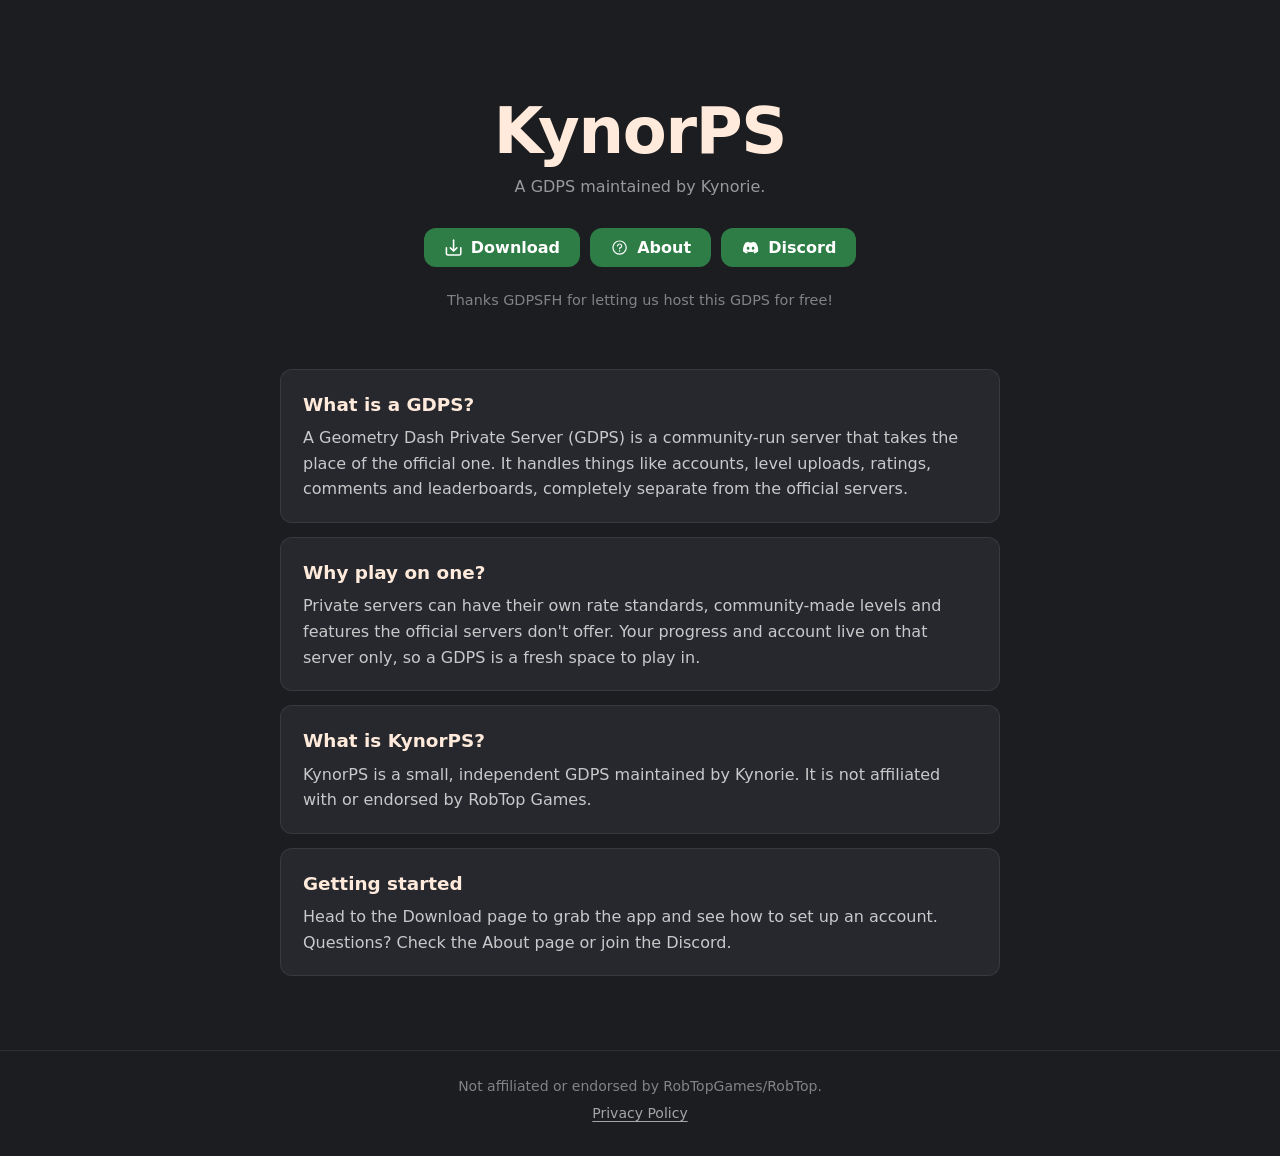
<file: index.html>
<!DOCTYPE html>
<html lang="en">
<head>
<meta charset="utf-8">
<meta name="viewport" content="width=device-width, initial-scale=1">
<title>KynorPS</title>
<meta name="description" content="KynorPS - a Geometry Dash private server maintained by Kynorie.">
<link rel="stylesheet" href="/style.css">
</head>
<body data-page="home">
<main>
  <section class="card"><h2>What is a GDPS?</h2><p>A Geometry Dash Private Server (GDPS) is a community-run server that takes the place of the official one. It handles things like accounts, level uploads, ratings, comments and leaderboards, completely separate from the official servers.</p></section>
  <section class="card"><h2>Why play on one?</h2><p>Private servers can have their own rate standards, community-made levels and features the official servers don't offer. Your progress and account live on that server only, so a GDPS is a fresh space to play in.</p></section>
  <section class="card"><h2>What is KynorPS?</h2><p>KynorPS is a small, independent GDPS maintained by Kynorie. It is not affiliated with or endorsed by RobTop Games.</p></section>
  <section class="card"><h2>Getting started</h2><p>Head to the Download page to grab the app and see how to set up an account. Questions? Check the About page or join the Discord.</p></section>
</main>
<script src="/script.js"></script>
</body>
</html>
</file>
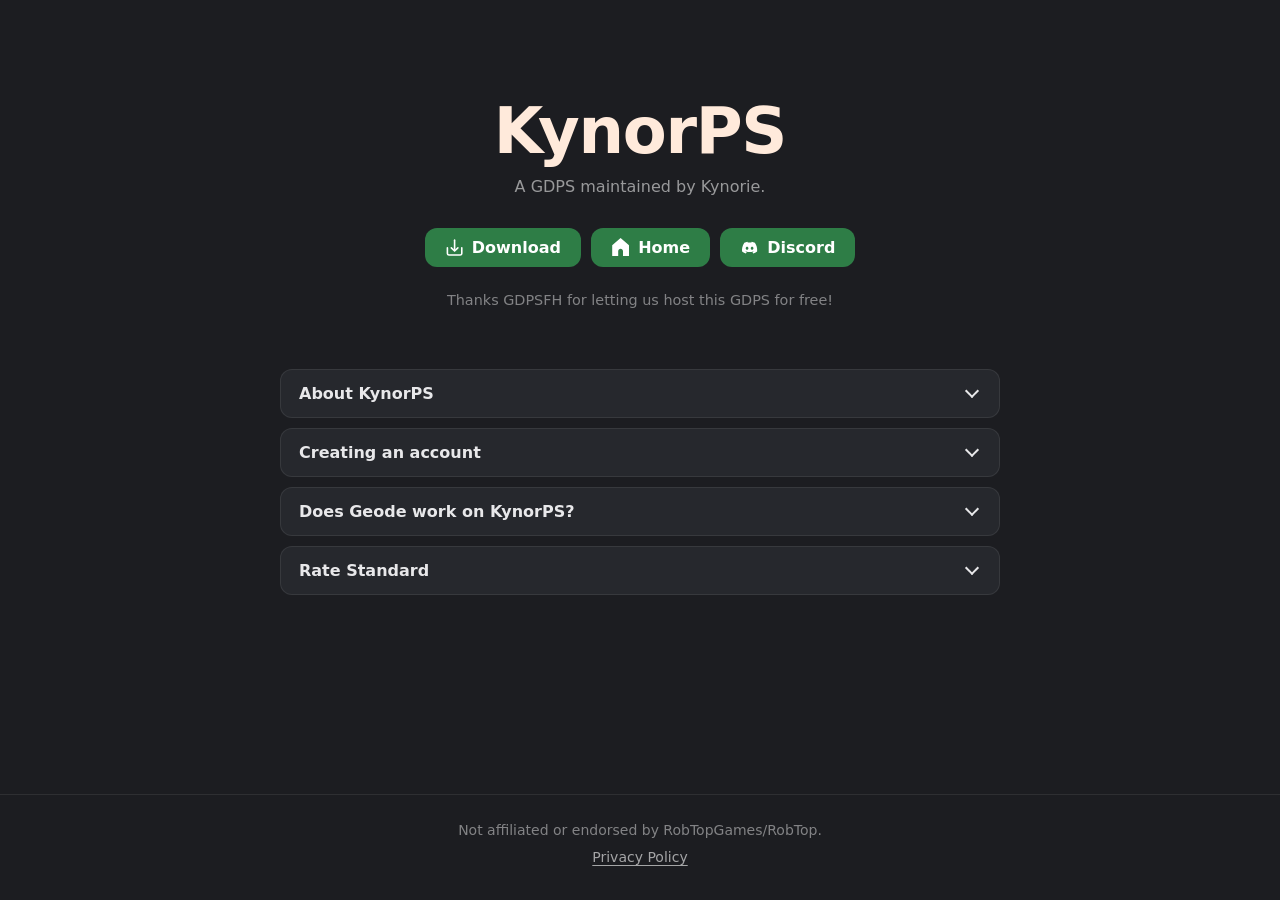
<file: about/index.html>
<!DOCTYPE html>
<html lang="en">
<head>
<meta charset="utf-8">
<meta name="viewport" content="width=device-width, initial-scale=1">
<title>About — KynorPS</title>
<link rel="stylesheet" href="/style.css">
</head>
<body data-page="about">
<main>
  <div class="acc"><button aria-expanded="false">About KynorPS</button><div class="panel"><div><div class="in">
    <p>KynorPS is a Geometry Dash Private Server (GDPS) maintained by Kynorie. It provides a custom Geometry Dash experience separate from the official servers, with its own identity, configuration, and community.</p>
    <p>KynorPS is built around the idea of offering an alternative way to experience Geometry Dash, giving players a separate environment to explore, play, and enjoy the game. It operates independently of the official Geometry Dash servers and is maintained as a personal project by Kynorie.</p>
    <p>Whether you're interested in playing custom content, exploring a different GDPS environment, or simply experiencing Geometry Dash outside its official infrastructure, KynorPS aims to provide a straightforward and unique experience.</p>
    <p><strong>KynorPS is an independent, community-oriented project and is not affiliated with or endorsed by RobTop Games.</strong></p>
  </div></div></div></div>
  <div class="acc"><button aria-expanded="false">Creating an account</button><div class="panel"><div><div class="in">
    <p>To create an account, first make sure you have the app installed. After that, go to Settings &gt; Account &gt; Help. You will then be greeted by the GDPSFH panel, where you should see a button that says "Create an account" / "Register on KynorPS". Click on that and fill out the information. Afterwards, try to log in to the account you created in the KynorPS app by going to Settings &gt; Account &gt; Login.</p>
  </div></div></div></div>
  <div class="acc"><button aria-expanded="false">Does Geode work on KynorPS?</button><div class="panel"><div><div class="in">
    <p>Yes.</p>
  </div></div></div></div>
  <div class="acc"><button aria-expanded="false">Rate Standard</button><div class="panel"><div><div class="in">
    <p>The rate standards in KynorPS are low. How it works is: if I like the level, I will rate it. Simple as that.</p>
    <p>This does mean layouts can be rated.</p>
  </div></div></div></div>
</main>
<script src="/script.js"></script>
</body>
</html>
</file>
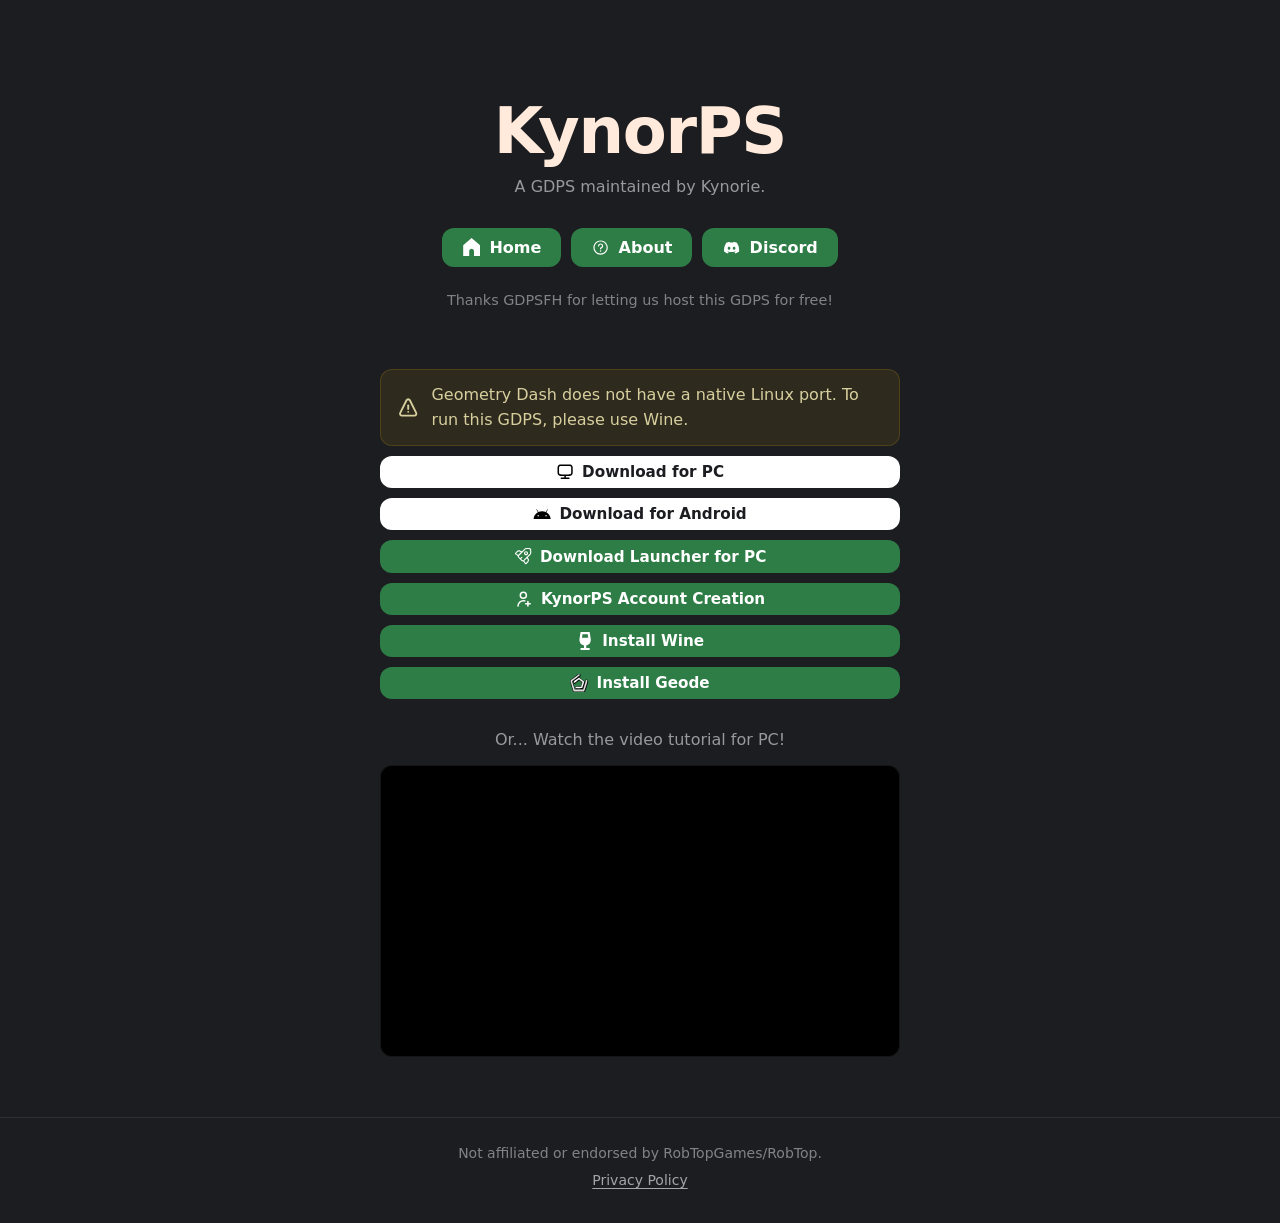
<file: download/index.html>
<!DOCTYPE html>
<html lang="en">
<head>
<meta charset="utf-8">
<meta name="viewport" content="width=device-width, initial-scale=1">
<title>Download — KynorPS</title>
<link rel="stylesheet" href="/style.css">
</head>
<body data-page="download">
<main class="narrow">
  <div class="banner"><i data-i="warn"></i><span>Geometry Dash does not have a native Linux port. To run this GDPS, please use Wine.</span></div>
  <a class="btn white thin" href="/download/mediafire"><i data-i="pc"></i>Download for PC</a>
  <a class="btn white thin" href="/download/mediafire/android"><i data-i="android"></i>Download for Android</a>
  <a class="btn thin" id="launcher" href="/discord"><i data-i="launch"></i>Download Launcher for PC</a>
  <a class="btn thin" href="/gdps/account"><i data-i="acc"></i>KynorPS Account Creation</a>
  <a class="btn thin" id="wine" href="/gdps/wine"><i data-i="wine"></i>Install Wine</a>
  <button class="btn thin" id="geodeBtn" type="button"><i data-i="geode"></i>Install Geode</button>
  <p class="or">Or... Watch the video tutorial for PC!</p>
  <div class="video"><iframe src="https://www.youtube-nocookie.com/embed/qWzYqmPcVFA" title="KynorPS video tutorial for PC" loading="lazy" allow="accelerometer; clipboard-write; encrypted-media; gyroscope; picture-in-picture; fullscreen" referrerpolicy="strict-origin-when-cross-origin" allowfullscreen></iframe></div>
</main>
<div class="overlay" id="modal">
  <div class="modal" role="dialog" aria-modal="true" aria-labelledby="mt">
    <i data-i="warn"></i>
    <h2 id="mt">This is made for Linux!</h2>
    <p>Wine is a tool that translates Windows APIs into Linux APIs. We have detected that you are not on Linux, so this is not required.</p>
    <button class="btn white" id="ok" style="width:100%">Okay.</button>
  </div>
</div>
<div class="overlay" id="geode">
  <div class="modal geode" role="dialog" aria-modal="true" aria-labelledby="gt">
    <button class="x" id="geodeX" type="button" aria-label="Close"><i data-i="x"></i></button>
    <h2 id="gt">Install Geode</h2>
    <h3>Windows Download</h3>
    <a class="btn white thin" href="https://github.com/geode-sdk/geode/releases/download/v5.11.2/geode-installer-v5.11.2-win.exe"><i data-i="dl2"></i>Download</a>
    <h3>Linux Download</h3>
    <div class="cmd"><code id="cmd">curl -o- 'https://geode-sdk.org/install/linux.sh' | bash</code><button id="copy" type="button" aria-label="Copy to clipboard"><i data-i="copy"></i></button></div>
  </div>
</div>
<div class="toast" id="toast" role="status" aria-live="polite"></div>
<script src="/script.js"></script>
</body>
</html>
</file>
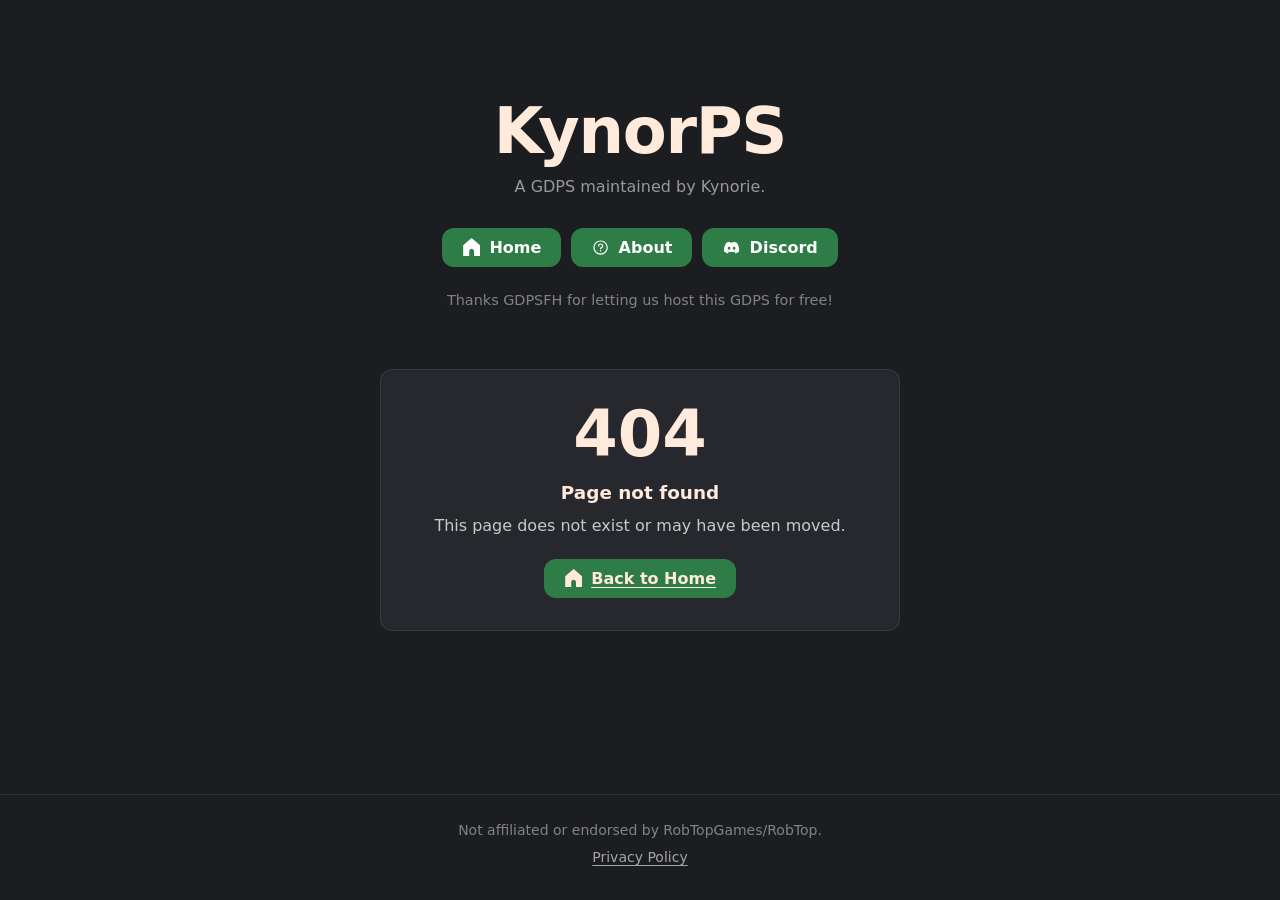
<file: gdps/index.html>
<!DOCTYPE html>
<html lang="en">
<head>
<meta charset="utf-8">
<meta name="viewport" content="width=device-width, initial-scale=1">
<title>Page not found - KynorPS</title>
<meta name="robots" content="noindex">
<link rel="stylesheet" href="/style.css">
</head>
<body data-page="404">
<main class="narrow">
  <section class="card" style="text-align:center;padding:32px 22px">
    <div style="font-size:4rem;font-weight:700;line-height:1;color:#ffeadb">404</div>
    <h2 style="margin-top:12px">Page not found</h2>
    <p>This page does not exist or may have been moved.</p>
    <a class="btn" href="/home" style="margin-top:20px"><i data-i="home"></i>Back to Home</a>
  </section>
</main>
<script src="/script.js"></script>
</body>
</html>
</file>
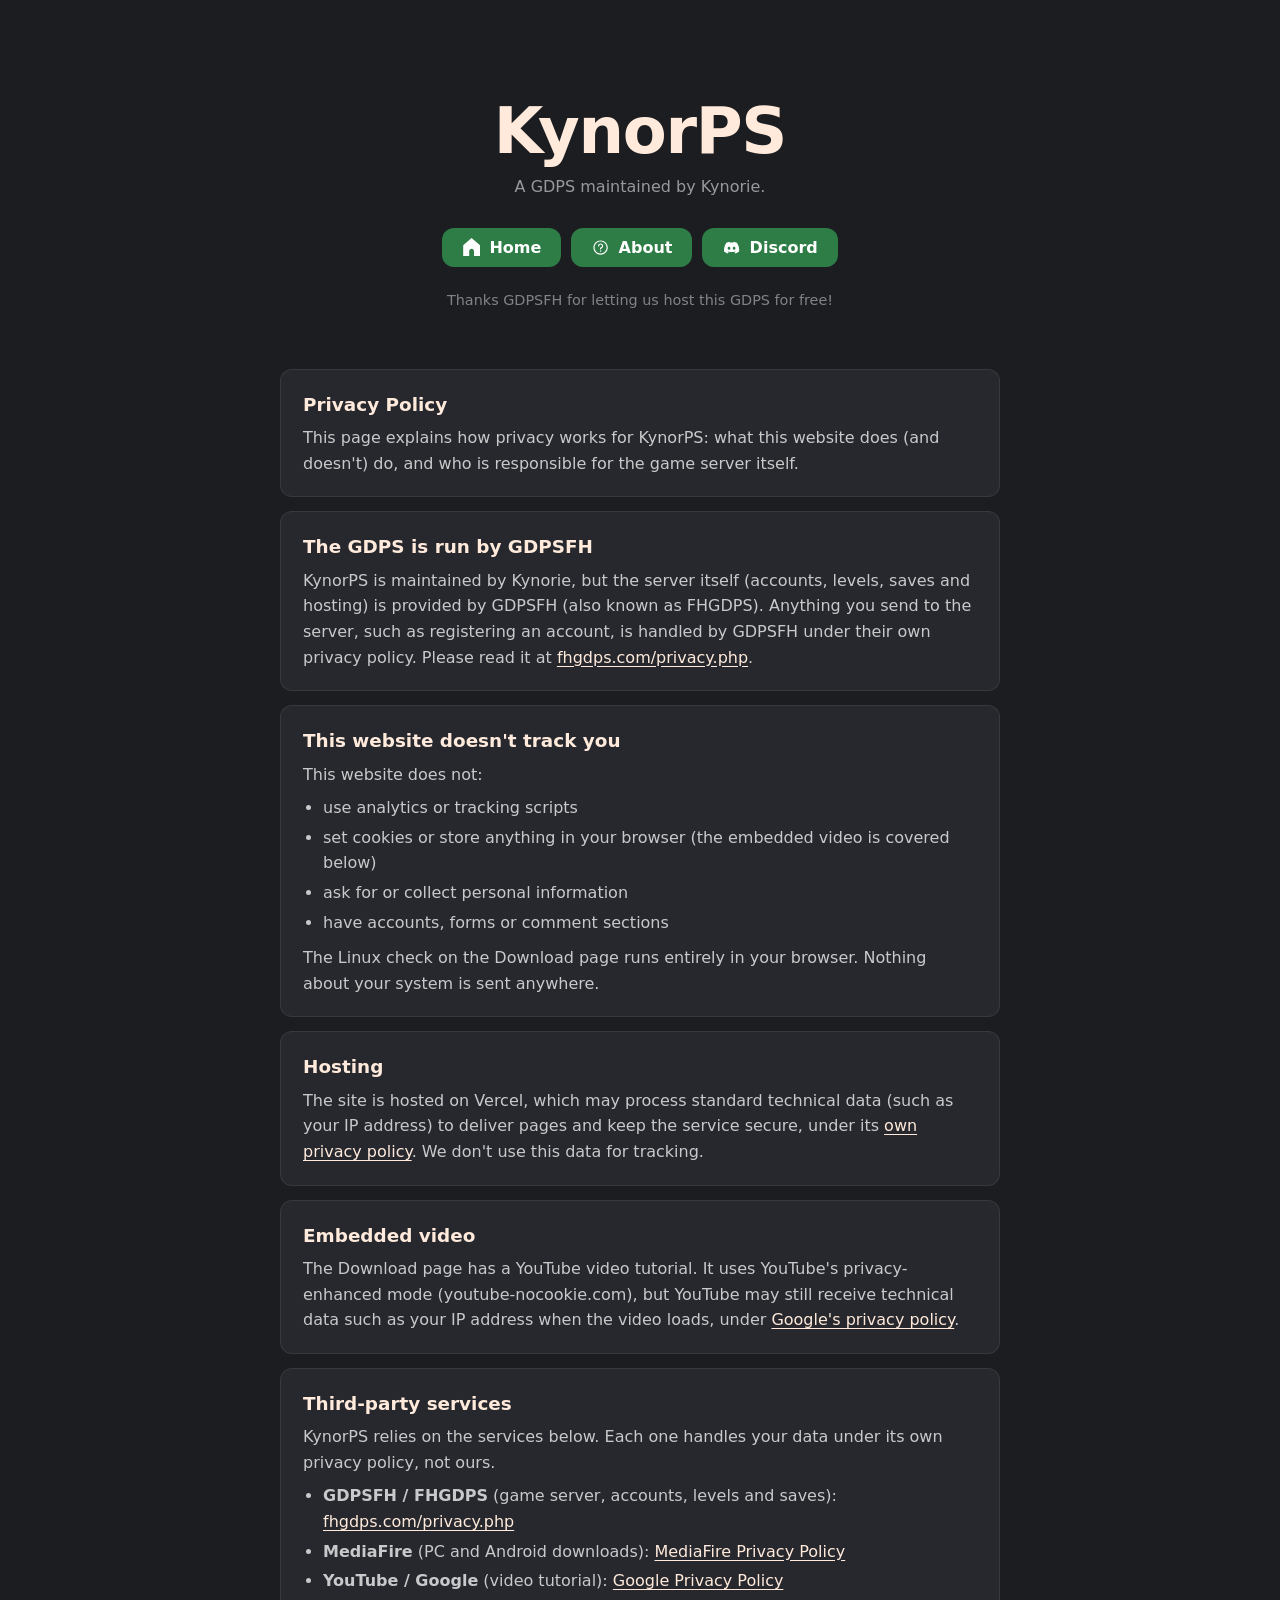
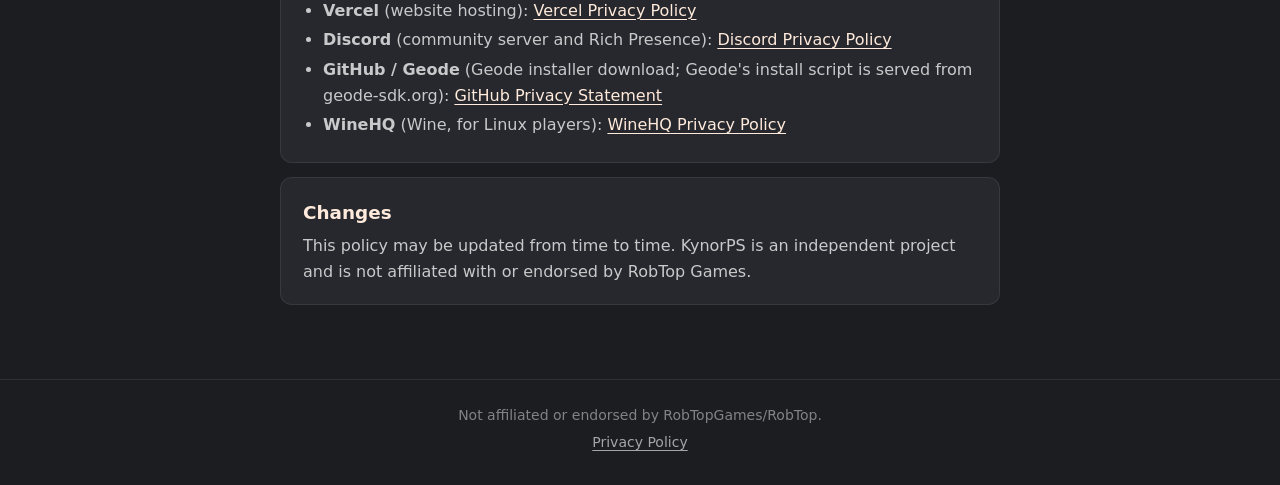
<file: policy/index.html>
<!DOCTYPE html>
<html lang="en">
<head>
<meta charset="utf-8">
<meta name="viewport" content="width=device-width, initial-scale=1">
<title>Privacy Policy — KynorPS</title>
<link rel="stylesheet" href="/style.css">
</head>
<body data-page="policy">
<main>
  <section class="card"><h2>Privacy Policy</h2><p>This page explains how privacy works for KynorPS: what this website does (and doesn't) do, and who is responsible for the game server itself.</p></section>
  <section class="card"><h2>The GDPS is run by GDPSFH</h2><p>KynorPS is maintained by Kynorie, but the server itself (accounts, levels, saves and hosting) is provided by GDPSFH (also known as FHGDPS). Anything you send to the server, such as registering an account, is handled by GDPSFH under their own privacy policy. Please read it at <a href="https://fhgdps.com/privacy.php">fhgdps.com/privacy.php</a>.</p></section>
  <section class="card"><h2>This website doesn't track you</h2><p>This website does not:</p><ul>
    <li>use analytics or tracking scripts</li>
    <li>set cookies or store anything in your browser (the embedded video is covered below)</li>
    <li>ask for or collect personal information</li>
    <li>have accounts, forms or comment sections</li></ul>
    <p style="margin-top:10px">The Linux check on the Download page runs entirely in your browser. Nothing about your system is sent anywhere.</p></section>
  <section class="card"><h2>Hosting</h2><p>The site is hosted on Vercel, which may process standard technical data (such as your IP address) to deliver pages and keep the service secure, under its <a href="https://vercel.com/legal/privacy-policy">own privacy policy</a>. We don't use this data for tracking.</p></section>
  <section class="card"><h2>Embedded video</h2><p>The Download page has a YouTube video tutorial. It uses YouTube's privacy-enhanced mode (youtube-nocookie.com), but YouTube may still receive technical data such as your IP address when the video loads, under <a href="https://policies.google.com/privacy">Google's privacy policy</a>.</p></section>
  <section class="card"><h2>Third-party services</h2><p>KynorPS relies on the services below. Each one handles your data under its own privacy policy, not ours.</p><ul>
    <li><strong>GDPSFH / FHGDPS</strong> (game server, accounts, levels and saves): <a href="https://fhgdps.com/privacy.php">fhgdps.com/privacy.php</a></li>
    <li><strong>MediaFire</strong> (PC and Android downloads): <a href="https://www.mediafire.com/policies/privacy_policy.php">MediaFire Privacy Policy</a></li>
    <li><strong>YouTube / Google</strong> (video tutorial): <a href="https://policies.google.com/privacy">Google Privacy Policy</a></li>
    <li><strong>Vercel</strong> (website hosting): <a href="https://vercel.com/legal/privacy-policy">Vercel Privacy Policy</a></li>
    <li><strong>Discord</strong> (community server and Rich Presence): <a href="https://discord.com/privacy">Discord Privacy Policy</a></li>
    <li><strong>GitHub / Geode</strong> (Geode installer download; Geode's install script is served from geode-sdk.org): <a href="https://docs.github.com/en/site-policy/privacy-policies/github-general-privacy-statement">GitHub Privacy Statement</a></li>
    <li><strong>WineHQ</strong> (Wine, for Linux players): <a href="https://www.winehq.org/privacy">WineHQ Privacy Policy</a></li></ul></section>
  <section class="card"><h2>Changes</h2><p>This policy may be updated from time to time. KynorPS is an independent project and is not affiliated with or endorsed by RobTop Games.</p></section>
</main>
<script src="/script.js"></script>
</body>
</html>
</file>
<file: style.css>
:root{--bg:#1c1d21;--card:#26282d;--line:rgba(255,255,255,.08);--g:#2e7d46;--g2:#37925a;--r:12px}
*{box-sizing:border-box}
body{margin:0;background:var(--bg);color:#e8e8ea;font:16px/1.6 system-ui,-apple-system,"Segoe UI",Roboto,sans-serif;min-height:100vh;display:flex;flex-direction:column}
a{color:inherit;text-decoration:none}
.hero{text-align:center;padding:96px 20px 36px}
h1{margin:0;font-size:clamp(2.6rem,8vw,4rem);line-height:1.1;color:#ffeadb;letter-spacing:-.02em}
.sub{margin:8px 0 28px;color:rgba(255,255,255,.55)}
.nav{display:flex;gap:10px;justify-content:center;flex-wrap:wrap}
.btn{display:inline-flex;align-items:center;justify-content:center;gap:8px;padding:10px 20px;background:var(--g);color:#fff;border:0;border-radius:var(--r);font:600 1rem system-ui,sans-serif;cursor:pointer;transition:background .15s}
.btn:hover{background:var(--g2)}
.btn svg{width:1.2em;height:1.2em;flex:none}
.btn.white{background:#fff;color:#1c1d21}
.btn.white:hover{background:#e9e9ec}
.btn.white svg{color:#000}
.credit{display:inline-block;margin-top:22px;font-size:.9rem;color:rgba(255,255,255,.45);transition:color .15s}
.credit:hover{color:rgba(255,255,255,.8)}
main{max-width:760px;width:100%;margin:0 auto;padding:20px 20px 60px;flex:1}
main.narrow{max-width:560px}
.card{background:var(--card);border:1px solid var(--line);border-radius:var(--r);padding:20px 22px;margin-bottom:14px}
.card h2{margin:0 0 6px;font-size:1.15rem;color:#ffeadb}
.card p{margin:0;color:rgba(255,255,255,.75)}
.banner{display:flex;align-items:center;gap:12px;padding:12px 16px;border-radius:var(--r);background:rgba(234,179,8,.09);border:1px solid rgba(234,179,8,.18);color:#d8cf9e}
.banner svg{width:1.4em;height:1.4em;flex:none}
.thin{display:flex;width:100%;padding:7px 14px;margin-top:10px;font-size:.95rem}
.topbar{position:fixed;top:0;left:0;right:0;z-index:20;height:56px;padding:0 20px;display:flex;align-items:center;justify-content:space-between;background:rgba(28,29,33,.85);backdrop-filter:blur(10px);border-bottom:1px solid var(--line);transform:translateY(-100%);transition:transform .25s}
.topbar.show{transform:none}
.brand{font-weight:700;color:#ffeadb;font-size:1.15rem}
.topbar nav{display:flex;gap:8px}
.topbar .btn{padding:6px 12px;font-size:.9rem}
@media(max-width:560px){.topbar .t{display:none}.topbar .btn{padding:8px 10px}}
.acc{background:var(--card);border:1px solid var(--line);border-radius:var(--r);margin-bottom:10px;overflow:hidden}
.acc>button{width:100%;display:flex;justify-content:space-between;align-items:center;padding:14px 18px;background:none;border:0;color:inherit;font:600 1rem system-ui,sans-serif;text-align:left;cursor:pointer}
.acc>button::after{content:"";width:8px;height:8px;margin:0 4px 4px 12px;border-right:2px solid currentColor;border-bottom:2px solid currentColor;transform:rotate(45deg);transition:transform .2s;flex:none}
.acc.open>button::after{transform:rotate(-135deg);margin-bottom:-2px}
.panel{display:grid;grid-template-rows:0fr;transition:grid-template-rows .25s}
.acc.open .panel{grid-template-rows:1fr}
.panel>div{overflow:hidden}
.in{padding:0 18px 14px;color:rgba(255,255,255,.78)}
.in p{margin:0 0 12px}.in p:last-child{margin:0}
.overlay{position:fixed;inset:0;z-index:30;display:flex;align-items:center;justify-content:center;padding:20px;background:rgba(0,0,0,.6);opacity:0;visibility:hidden;transition:opacity .25s,visibility 0s .25s}
.overlay.show{opacity:1;visibility:visible;transition:opacity .2s}
.modal{position:relative;max-width:400px;width:100%;text-align:center;background:var(--card);border:1px solid var(--line);border-radius:18px;padding:28px 24px;transform:translateY(100vh);transition:transform 0s .25s}
.overlay.show .modal{transform:none;transition:transform .7s cubic-bezier(.16,1,.3,1)}
.modal>svg{width:48px;height:48px;color:#e8c547}
.modal h2{margin:10px 0 6px;color:#ffeadb}
.modal p{margin:0 0 20px;color:rgba(255,255,255,.7)}
footer{padding:24px 20px 32px;text-align:center;font-size:.875rem;color:rgba(255,255,255,.45);border-top:1px solid var(--line)}
footer p{margin:0 0 4px}
footer a{color:rgba(255,255,255,.6);text-decoration:underline;text-underline-offset:3px;transition:color .15s}
footer a:hover{color:#fff}
.card a{color:#ffeadb;text-decoration:underline;text-underline-offset:3px}
.card ul{margin:8px 0 0;padding-left:20px;color:rgba(255,255,255,.75)}
.card li{margin-bottom:4px}
.or{margin:28px 0 12px;text-align:center;color:rgba(255,255,255,.55)}
.video{aspect-ratio:16/9;border-radius:var(--r);overflow:hidden;background:#000;border:1px solid var(--line)}
.video iframe{width:100%;height:100%;border:0;display:block}

.modal.geode{max-width:440px;text-align:left}
.modal.geode h2{margin:0 0 4px;padding-right:36px}
.modal.geode h3{margin:18px 0 8px;font-size:1rem;color:#ffeadb}
.modal.geode .thin{margin-top:0}
.modal .x{position:absolute;top:12px;right:12px;width:36px;height:36px;padding:0;display:flex;align-items:center;justify-content:center;background:none;border:0;border-radius:var(--r);color:rgba(255,255,255,.7);cursor:pointer;transition:color .15s,background .15s}
.modal .x:hover{color:#fff;background:rgba(255,255,255,.08)}
.modal .x svg{width:20px;height:20px}
.cmd{display:flex;align-items:center;gap:8px;padding:8px 8px 8px 12px;background:var(--bg);border:1px solid var(--line);border-radius:var(--r)}
.cmd code{flex:1;min-width:0;font:.85rem/1.5 ui-monospace,SFMono-Regular,Menlo,Consolas,monospace;color:#e8e8ea;word-break:break-all}
.cmd button{flex:none;width:36px;height:36px;padding:0;display:flex;align-items:center;justify-content:center;background:#fff;color:#000;border:0;border-radius:var(--r);cursor:pointer;transition:background .15s}
.cmd button:hover{background:#e9e9ec}
.cmd button svg{width:18px;height:18px}
.toast{position:fixed;left:50%;bottom:28px;z-index:40;max-width:calc(100vw - 40px);padding:10px 18px;background:var(--card);color:#fff;font-weight:600;border:1px solid rgba(255,255,255,.15);border-radius:var(--r);box-shadow:0 8px 24px rgba(0,0,0,.4);opacity:0;visibility:hidden;transform:translate(-50%,16px);pointer-events:none;transition:opacity .2s,transform .2s,visibility 0s .2s}
.toast.show{opacity:1;visibility:visible;transform:translate(-50%,0);transition:opacity .2s,transform .2s}
</file>
